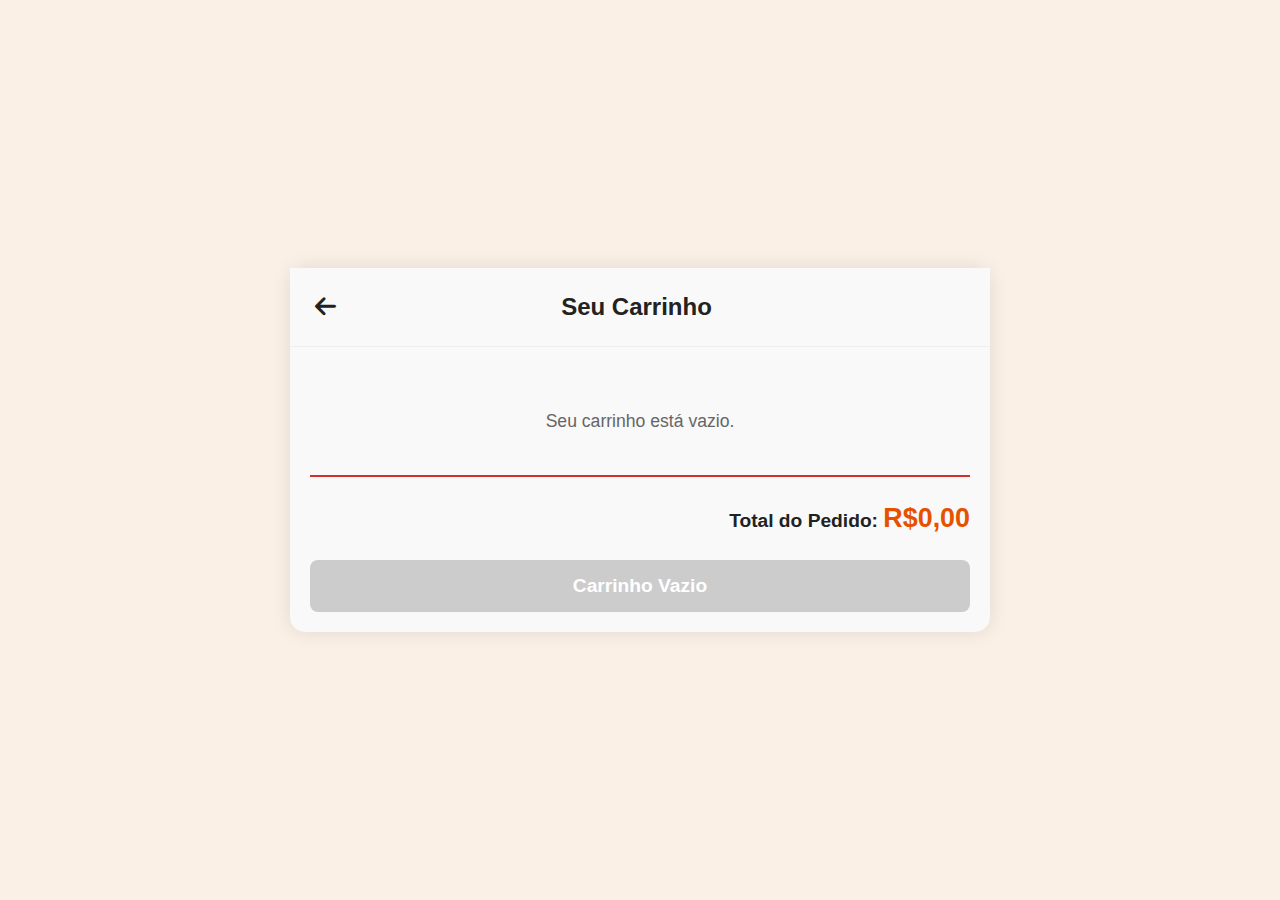
<file: carrinho.html>
<!DOCTYPE html>
<html lang="pt-br">
<head>
    <meta charset="UTF-8">
    <meta name="viewport" content="width=device-width, initial-scale=1.0">
    <title>Na Brasa - Seu Carrinho</title>
    <link rel="stylesheet" href="styles.css">
    <link rel="stylesheet" href="https://cdnjs.cloudflare.com/ajax/libs/font-awesome/6.0.0-beta3/css/all.min.css">
</head>
<body class="page-carrinho"> <div class="main-container">
        
        <header class="header-secondary">
            <a href="cardapio.html" class="back-icon"><i class="fas fa-arrow-left"></i></a>
            <h2 style="flex-grow: 1; text-align: center; margin: 0;">Seu Carrinho</h2>
            <div style="width: 38px;"></div> </header>

        <main class="cart-list">
            
            <div id="carrinho-vazio-container" style="display: none; text-align: center; padding: 40px;">
                <p style="color: #666; font-size: 1.1em;">Seu carrinho está vazio.</p>
            </div>
            
            <div id="itens-do-carrinho">
                </div>

            <div class="cart-summary">
                <p>Total do Pedido: <span class="discount-price" id="cart-total">R$ 0,00</span></p>
            </div>

            <button class="finish-order-btn" id="finalizar-pedido-btn" onclick="finalizarPedido()">
                Finalizar Pedido
            </button>
        
        </main>
    </div>
    
    <script src="script.js"></script>
</body>
</html>
</file>
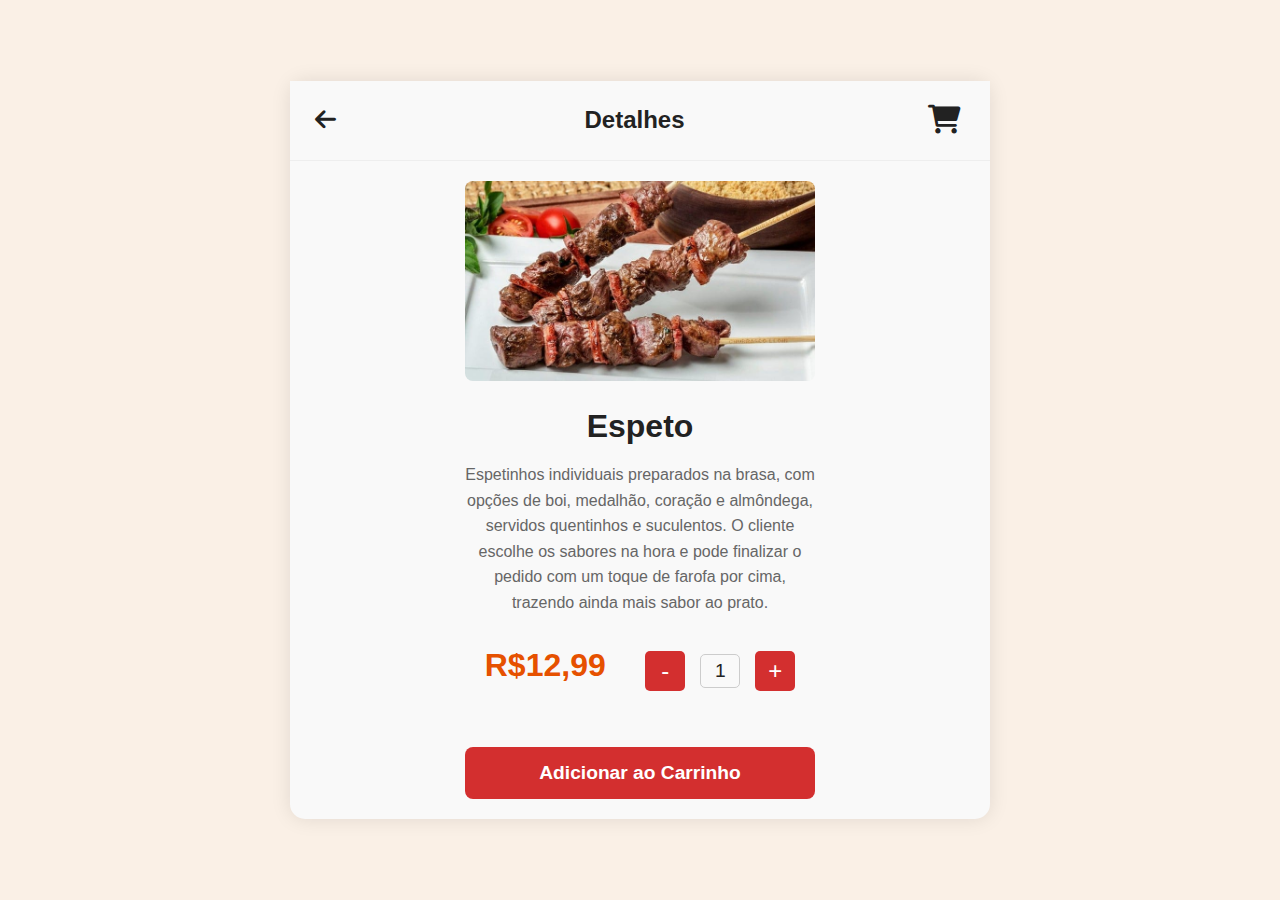
<file: detalhe-espeto.html>
<!DOCTYPE html>
<html lang="pt-br">
<head>
    <meta charset="UTF-8">
    <meta name="viewport" content="width=device-width, initial-scale=1.0">
    <title>Detalhes - COMBO ESPETO+REFRI</title>
    <link rel="stylesheet" href="styles.css">
    <link rel="stylesheet" href="https://cdnjs.cloudflare.com/ajax/libs/font-awesome/6.0.0-beta3/css/all.min.css">
</head>
<body>
    <div class="main-container">
        <header class="header-secondary">
            <a href="cardapio.html" class="back-icon"><i class="fas fa-arrow-left"></i></a>
            <h2 style="flex-grow: 1; text-align: center; margin: 0;">Detalhes</h2>
            <a href="carrinho.html" class="cart-icon">
                <i class="fas fa-shopping-cart"></i>
                <span class="cart-count">0</span>
            </a>
        </header>

        <main class="product-detail-container">
            <div class="product-image">
                <img src="./espeto.jpg" alt="Combo Espeto e Refri">
            </div>

            <div class="product-info">
                <h2>Espeto</h2>
                <p>Espetinhos individuais preparados na brasa, com opções de boi, medalhão, coração e almôndega, servidos quentinhos e suculentos. O cliente escolhe os sabores na hora e pode finalizar o pedido com um toque de farofa por cima, trazendo ainda mais sabor ao prato.</p>
            </div>

            <div class="price-box">
                <div class="price-display">
                    
                    <p class="discount-price">R$12,99</p>
                </div>
                
                <div class="quantity-control">
                    <button class="qty-btn" onclick="mudarQuantidade(-1)">-</button>
                    <input type="text" id="quantidade" class="qty-input" value="1" readonly>
                    <button class="qty-btn" onclick="mudarQuantidade(1)">+</button>
                </div>
            </div>

            <button class="add-to-cart-big-btn" onclick="adicionarAoCarrinho('ESPETO', 12.99)">Adicionar ao Carrinho</button>
        </main>
    </div>

    <script src="script.js"></script>
</body>
</html>
</file>
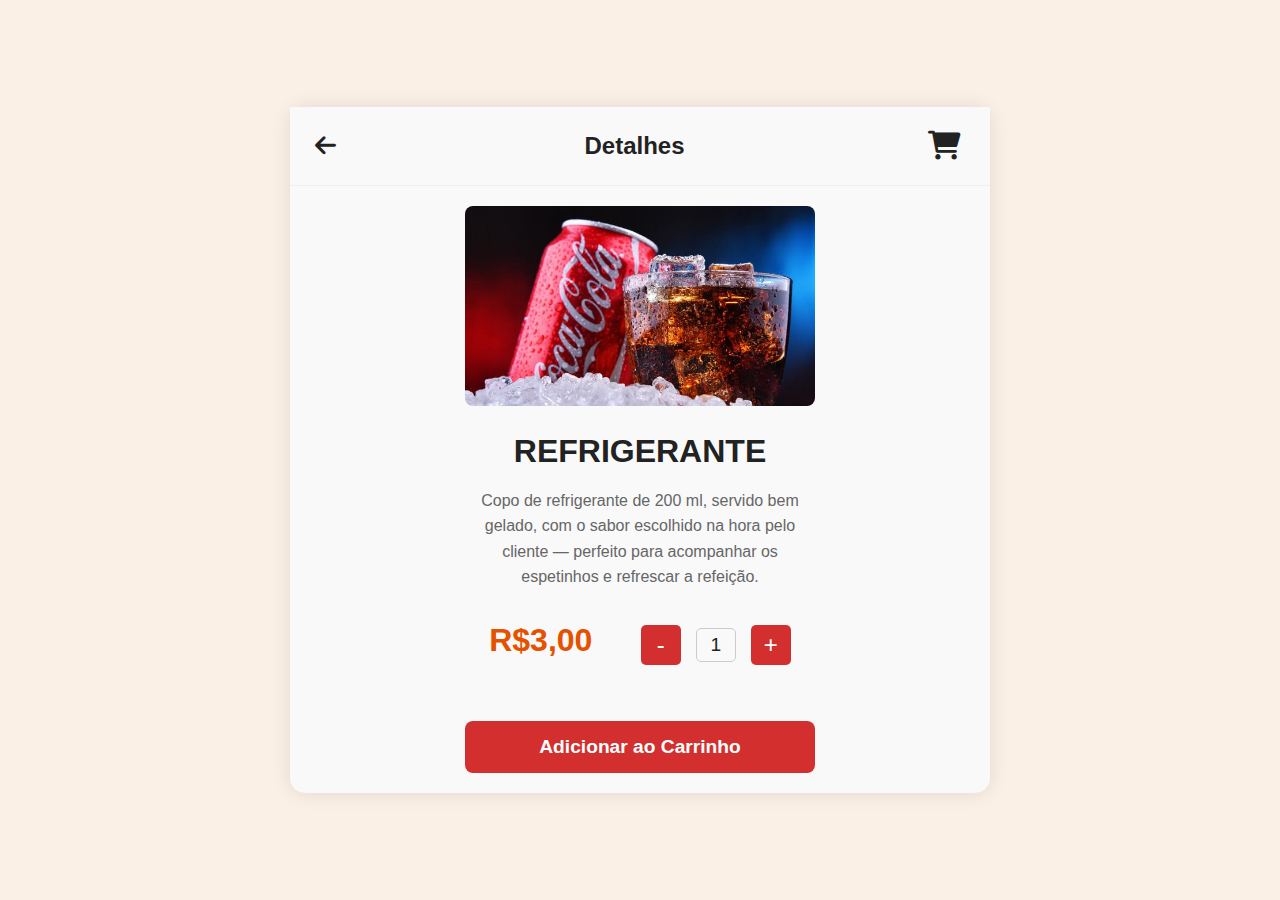
<file: detalhe-refri.html>
<!DOCTYPE html>
<html lang="pt-br">
<head>
    <meta charset="UTF-8">
    <meta name="viewport" content="width=device-width, initial-scale=1.0">
    <title>Detalhes - COMBO ESPETO+REFRI</title>
    <link rel="stylesheet" href="styles.css">
    <link rel="stylesheet" href="https://cdnjs.cloudflare.com/ajax/libs/font-awesome/6.0.0-beta3/css/all.min.css">
</head>
<body>
    <div class="main-container">
        <header class="header-secondary">
            <a href="cardapio.html" class="back-icon"><i class="fas fa-arrow-left"></i></a>
            <h2 style="flex-grow: 1; text-align: center; margin: 0;">Detalhes</h2>
            <a href="carrinho.html" class="cart-icon">
                <i class="fas fa-shopping-cart"></i>
                <span class="cart-count">0</span>
            </a>
        </header>

        <main class="product-detail-container">
            <div class="product-image">
                <img src="./refri.jpg" alt="Combo Espeto e Refri">
            </div>

            <div class="product-info">
                <h2>REFRIGERANTE</h2>
                <p>Copo de refrigerante de 200 ml, servido bem gelado, com o sabor escolhido na hora pelo cliente — perfeito para acompanhar os espetinhos e refrescar a refeição.</p>
            </div>

            <div class="price-box">
                <div class="price-display">
                    
                    <p class="discount-price">R$3,00</p>
                </div>
                
                <div class="quantity-control">
                    <button class="qty-btn" onclick="mudarQuantidade(-1)">-</button>
                    <input type="text" id="quantidade" class="qty-input" value="1" readonly>
                    <button class="qty-btn" onclick="mudarQuantidade(1)">+</button>
                </div>
            </div>

            <button class="add-to-cart-big-btn" onclick="adicionarAoCarrinho('REFRI', 3.00)">Adicionar ao Carrinho</button>
        </main>
    </div>

    <script src="script.js"></script>
</body>
</html>
</file>
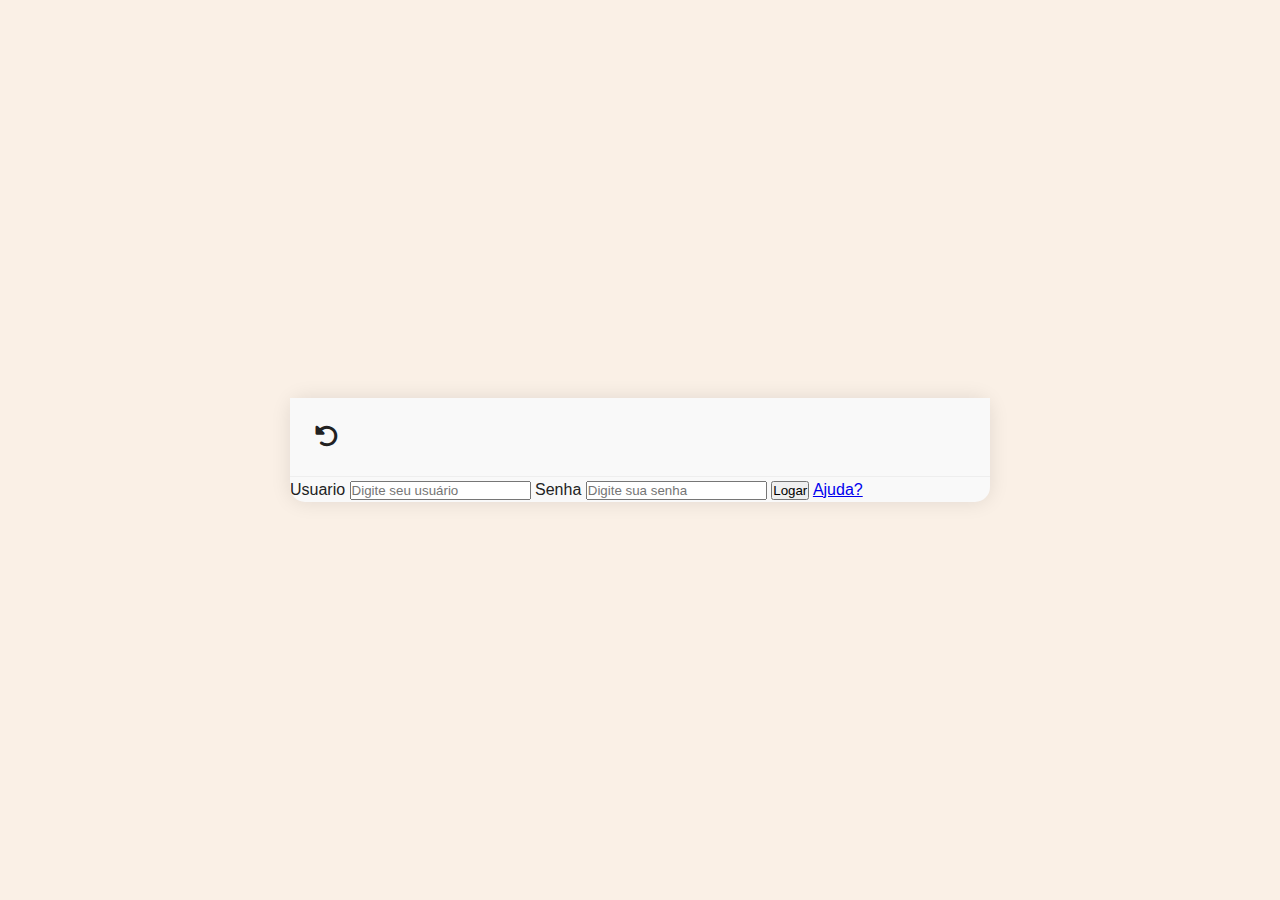
<file: login.html>
<!DOCTYPE html>
<html lang="pt-br">
<head>
    <meta charset="UTF-8">
    <meta name="viewport" content="width=device-width, initial-scale=1.0">
    <title>Seu Carrinho</title>
    <link rel="stylesheet" href="styles.css"> 
    <link rel="stylesheet" href="https://cdnjs.cloudflare.com/ajax/libs/font-awesome/6.0.0-beta3/css/all.min.css">
</head>
<body>
    <div class="main-container">
        <header class="header-secondary">
            <a href="index.html" class="back-icon"><i class="fas fa-undo-alt"></i></a> </header>

        <main class="login-container">
            <form class="login-form">
                <label for="usuario">Usuario</label>
                <input type="text" id="usuario" name="usuario" class="input-field" placeholder="Digite seu usuário">

                <label for="senha">Senha</label>
                <input type="password" id="senha" name="senha" class="input-field" placeholder="Digite sua senha">

                <button type="submit" class="login-btn">Logar</button>
                <a href="#" class="help-link">Ajuda?</a>
            </form>
        </main>
    </div>
</body>
</html>
</file>
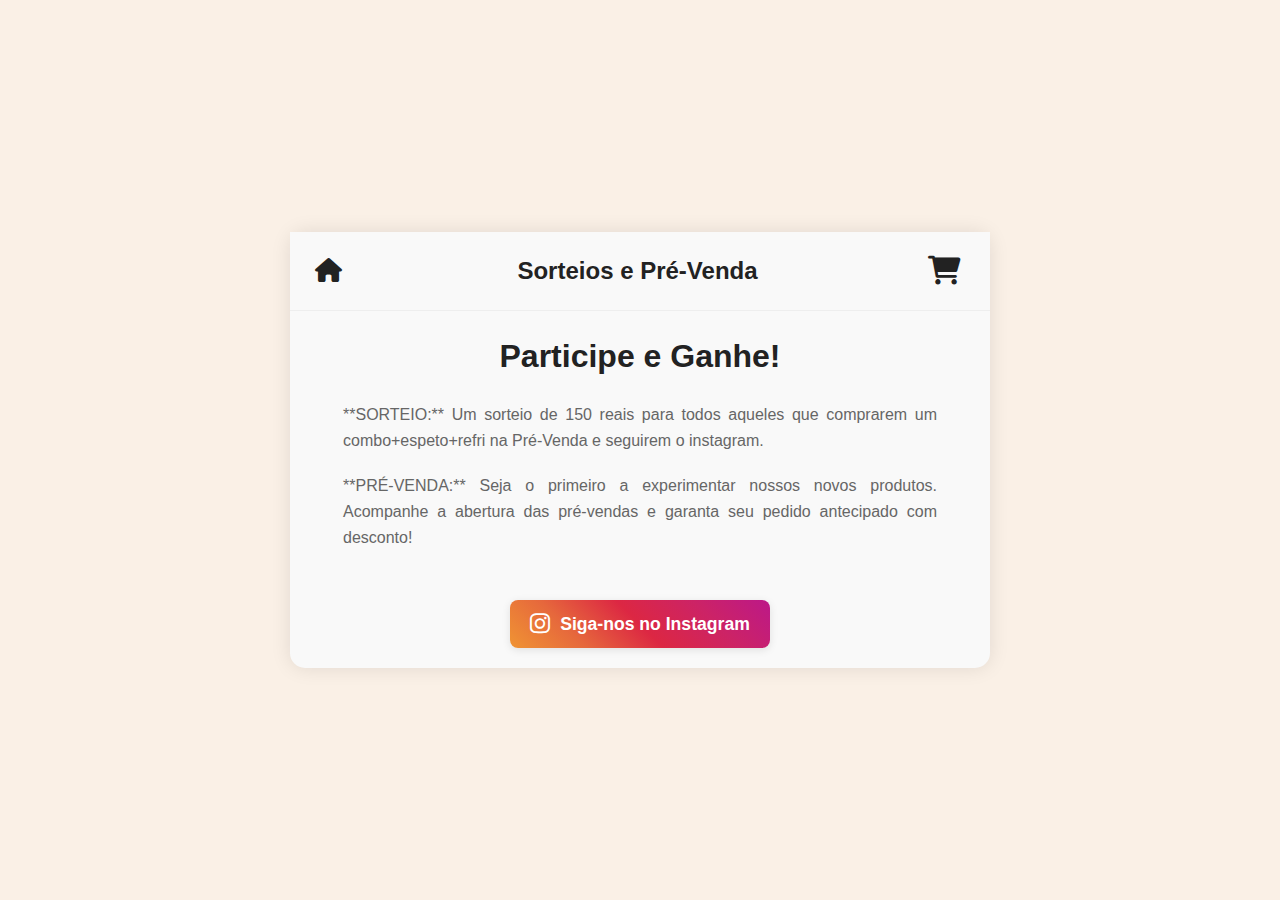
<file: sorteio.html>
<!DOCTYPE html>
<html lang="pt-br">
<head>
    <meta charset="UTF-8">
    <meta name="viewport" content="width=device-width, initial-scale=1.0">
    <title>Na Brasa - Sorteios e Pré-Venda</title>
    
    <link rel="stylesheet" href="styles.css">
    <link rel="stylesheet" href="https://cdnjs.cloudflare.com/ajax/libs/font-awesome/6.0.0-beta3/css/all.min.css">
</head>
<body>
    <div class="main-container">
        
        <header class="header-secondary">
            <a href="index.html" class="back-icon"><i class="fas fa-home"></i></a> 
            <h2 style="flex-grow: 1; text-align: center; margin: 0 10px;">Sorteios e Pré-Venda</h2>
            <a href="carrinho.html" class="cart-icon">
                <i class="fas fa-shopping-cart"></i>
                <span class="cart-count">0</span>
            </a>
        </header>

        <main class="product-detail-container"> 
            <div class="product-info" style="max-width: 90%; text-align: center;">
                <h2>Participe e Ganhe!</h2>
                
                <p style="text-align: justify; margin-top: 20px;">
                    **SORTEIO:** Um sorteio de 150 reais para todos aqueles que comprarem um combo+espeto+refri na Pré-Venda e seguirem o instagram.
                </p>
                
                <p style="text-align: justify; margin-top: 10px;">
                    **PRÉ-VENDA:** Seja o primeiro a experimentar nossos novos produtos. Acompanhe a abertura das pré-vendas e garanta seu pedido antecipado com desconto!
                </p>

                <a href="https://www.instagram.com/nabrasa3i1" target="_blank" class="instagram-btn" style="margin-top: 30px;">
                    <i class="fab fa-instagram"></i>
                    Siga-nos no Instagram
                </a>
            </div>
        </main>
    </div>
    <script src="script.js"></script>
</body>
</html>
</file>
<file: styles.css>
/* ==========================================================
   STYLES.CSS - COMPLETO (ESPAÇO DA IMAGEM DO CARRINHO REMOVIDO)
   ========================================================== */

/* PALETA DE CORES DA MARCA */
:root {
    --cor-primaria: #FAF0E6; /* Bege/Linho (Fundo da Moldura) */
    --cor-secundaria: #F9F9F9; /* Off-White (Fundo do Conteúdo) */
    --cor-texto: #222222; /* Preto (Texto) */
    --cor-destaque: #D32F2F; /* Vermelho (Chama / Botões Principais) */
    --cor-desconto: #E65100; /* Laranja (Espetaria / Preço) */
}

/* Estilos Globais e Reset Básico */
* {
    box-sizing: border-box;
    margin: 0;
    padding: 0;
    font-family: Arial, sans-serif;
}

body {
    background-color: var(--cor-primaria);
    color: var(--cor-texto);
    line-height: 1.6;
}

/* Container Responsivo */
.main-container {
    width: 100%; 
    max-width: 700px; 
    margin: 0 auto;
    background-color: var(--cor-secundaria);
    min-height: 100vh;
    box-shadow: 0 0 20px rgba(0, 0, 0, 0.1); 
}

/* ------------------------------------------- */
/* CABEÇALHOS (Principal e Secundário) */
/* ------------------------------------------- */

/* Cabeçalho Principal (index.html) - Centralização da Logo com ícone à direita */
.header-main {
    display: flex;
    align-items: center;
    justify-content: flex-end; /* Empurra o carrinho para a direita */
    position: relative; /* Essencial para centralizar a logo com position: absolute */
    padding: 20px 20px; 
    background-color: var(--cor-primaria); 
    border-bottom: 1px solid #e0e0e0;
}

.logo-image {
    height: 80px; /* Mantém o tamanho grande */
    width: auto;
    
    /* Centralização Perfeita CSS */
    position: absolute;
    left: 50%;
    transform: translateX(-50%);
}

/* Cabeçalho Secundário (Outras Páginas) */
.header-secondary {
    display: flex;
    align-items: center;
    padding: 15px 20px;
    background-color: var(--cor-secundaria);
    border-bottom: 1px solid #eee; 
    justify-content: space-between; 
}

.header-secondary h2 {
    flex-grow: 1;
    text-align: center;
    font-size: 1.5em;
    color: var(--cor-texto);
    margin: 0; 
}

.back-icon {
    font-size: 1.5em;
    color: var(--cor-texto);
    text-decoration: none;
    padding: 5px;
}

/* Ícone do Carrinho (Global) */
.cart-icon {
    font-size: 1.8em;
    color: var(--cor-texto);
    text-decoration: none;
    position: relative;
    padding-right: 10px; 
}

/* Contador do Carrinho (Bolinha Vermelha) */
.cart-count {
    position: absolute;
    top: -8px;
    right: -5px;
    background-color: var(--cor-destaque);
    color: white;
    font-size: 0.8em;
    font-weight: bold;
    border-radius: 50%; 
    min-width: 22px; 
    height: 22px;
    line-height: 22px;
    text-align: center;
    padding: 0; 
    display: none; 
}

/* ------------------------------------------- */
/* ESTILOS DA TELA INICIAL (index.html) */
/* ------------------------------------------- */
.content-grid {
    display: flex;
    flex-direction: column; 
    align-items: center;
    gap: 30px;
    padding: 50px 20px;
}

.nav-card {
    text-decoration: none;
    color: var(--cor-texto);
    border-radius: 50%; 
    width: 180px; 
    height: 180px;
    display: flex;
    flex-direction: column;
    justify-content: center;
    align-items: center;
    text-align: center;
    box-shadow: 0 4px 12px rgba(0, 0, 0, 0.1);
    position: relative;
    background-color: var(--cor-secundaria); 
    border: 1px solid #eee;
}

.nav-card h3 {
    font-size: 1.2em;
    margin-top: 10px;
}

.card-icon-area {
    font-size: 2.5em;
    color: var(--cor-destaque); 
}

.main-footer {
    text-align: center;
    padding: 20px;
    border-top: 1px solid #eee;
    margin-top: 40px;
    color: #999;
    font-size: 0.9em;
}

/* ------------------------------------------- */
/* ESTILOS DO CARDÁPIO (cardapio.html) */
/* ------------------------------------------- */
.menu-content {
    display: flex;
    flex-direction: column;
    gap: 20px;
    padding: 30px 20px;
    align-items: center;
}

.menu-item-card {
    width: 100%;
    max-width: 300px; 
    background-color: var(--cor-secundaria);
    border-radius: 8px;
    padding: 15px;
    box-shadow: 0 2px 8px rgba(0, 0, 0, 0.1);
    text-align: center;
    border: 1px solid #eee;
}

.item-image-card {
    width: 100%;
    height: 150px;
    object-fit: cover;
    margin-bottom: 10px;
    border-radius: 4px;
}

.original-price { 
    text-decoration: line-through; 
    color: #999; 
    font-size: 0.9em; 
    display: block; 
}
.discount-price { 
    font-size: 1.4em; 
    font-weight: bold; 
    color: var(--cor-desconto); 
    margin-top: 5px; 
    margin-bottom: 15px; 
} 

.add-to-cart-btn { 
    background-color: var(--cor-destaque); 
    color: white; 
    padding: 10px 20px; 
    text-decoration: none; 
    border-radius: 5px; 
    font-weight: bold; 
    border: none;
    cursor: pointer;
    display: inline-block; 
}

/* ------------------------------------------- */
/* ESTILOS DE DETALHES (detalhe-*.html) */
/* ------------------------------------------- */
.product-detail-container {
    padding: 20px;
    display: flex;
    flex-direction: column;
    align-items: center; 
}

.product-image {
    width: 100%;
    max-width: 350px;
    height: 200px;
    border-radius: 8px;
    margin-bottom: 20px;
}

.product-image img {
    width: 100%;
    height: 100%;
    object-fit: cover;
    border-radius: 8px;
}

.product-info {
    max-width: 350px;
    width: 100%;
}

.product-info h2 {
    font-size: 2em;
    color: var(--cor-texto);
    margin-bottom: 10px;
    text-align: center;
}

.product-info p {
    font-size: 1em;
    color: #666;
    margin-bottom: 20px;
    text-align: center; 
    min-height: 50px; 
}

.price-box {
    width: 100%;
    max-width: 350px;
    display: flex;
    justify-content: space-around;
    align-items: center;
    margin-bottom: 20px;
}

.price-display {
    text-align: center;
}

.price-display .discount-price {
    font-size: 2em;
}

.quantity-control {
    display: flex;
    align-items: center;
    gap: 15px;
}

.qty-btn {
    background-color: var(--cor-destaque);
    color: white;
    border: none;
    width: 40px;
    height: 40px;
    font-size: 1.5em;
    border-radius: 5px;
    cursor: pointer;
}

.qty-input {
    width: 40px;
    text-align: center;
    font-size: 1.2em;
    border: 1px solid #ccc;
    background-color: var(--cor-secundaria);
    color: var(--cor-texto);
    padding: 5px;
    border-radius: 5px;
}

.add-to-cart-big-btn {
    width: 100%;
    max-width: 350px;
    padding: 15px;
    background-color: var(--cor-destaque);
    color: white;
    border: none;
    font-size: 1.2em;
    font-weight: bold;
    border-radius: 8px;
    cursor: pointer;
    text-align: center;
    text-decoration: none;
    
    margin-top: 20px; 
    margin-left: auto;
    margin-right: auto;
}

/* ------------------------------------------- */
/* ESTILOS P/ SOBRE NÓS E SORTEIO */
/* ------------------------------------------- */
.about-container {
    padding: 30px 20px;
    display: flex;
    flex-direction: column; 
    align-items: center;
    gap: 20px;
}
.about-logo {
    width: 100%;
    max-width: 250px;
    height: auto;
    border-radius: 8px;
    box-shadow: 0 4px 12px rgba(0, 0, 0, 0.1);
}
.about-text {
    width: 100%; 
    max-width: 600px;
}
.about-text p {
    font-size: 1em;
    color: #666;
    text-align: justify;
    margin-bottom: 20px;
}

.instagram-btn {
    display: inline-flex;
    align-items: center;
    justify-content: center;
    background: linear-gradient(45deg, #f09433 0%, #e6683c 25%, #dc2743 50%, #cc2366 75%, #bc1888 100%);
    color: white;
    padding: 10px 20px;
    border-radius: 8px;
    text-decoration: none;
    font-size: 1.1em;
    font-weight: bold;
    gap: 10px;
    box-shadow: 0 2px 8px rgba(0, 0, 0, 0.1);
}
.instagram-btn i {
    font-size: 1.3em;
}


/* ------------------------------------------- */
/* ESTILOS DO CARRINHO (carrinho.html) */
/* ------------------------------------------- */
.cart-list {
    padding: 20px;
}

.cart-item {
    display: flex;
    gap: 15px; /* Gap entre os detalhes e o botão de remover */
    align-items: center;
    margin-bottom: 15px;
    border-bottom: 1px solid #eee;
    padding-bottom: 15px;
}

/* * A CLASSE .cart-item-image FOI REMOVIDA DAQUI
 * PARA ELIMINAR O ESPAÇO DA IMAGEM.
 */

.item-details-cart {
    flex-grow: 1;
}
.item-details-cart .quantity-control {
    justify-content: start; 
    margin-top: 5px;
}
.item-details-cart .qty-btn {
    width: 30px; 
    height: 30px; 
    font-size: 1.2em;
}
.item-details-cart .qty-input {
    width: 30px;
    height: 30px;
    line-height: 30px; 
    font-size: 1em;
}


.cart-summary {
    border-top: 2px solid var(--cor-destaque);
    padding-top: 20px;
    text-align: right;
    font-size: 1.2em;
    font-weight: bold;
}

.finish-order-btn {
    width: 100%;
    padding: 15px;
    margin-top: 20px;
    font-size: 1.2em;
    font-weight: bold;
    border-radius: 8px;
    border: none;
    color: white;
    background-color: var(--cor-desconto); 
    cursor: pointer;
    transition: background-color 0.2s;
}

.finish-order-btn:disabled {
    background-color: #ccc !important; 
    cursor: not-allowed;
}

.remove-item-btn {
    background: none;
    border: none;
    color: var(--cor-destaque);
    font-size: 1.2em;
    cursor: pointer;
    padding: 10px;
}


/* ------------------------------------------- */
/* RESPONSIVIDADE EM DESKTOP (Layout Ajustado) */
/* ------------------------------------------- */

@media (min-width: 701px) {
    body {
        display: flex;
        justify-content: center; 
        align-items: center;    
        min-height: 100vh;      
        padding: 30px; 
    }

    .main-container {
        min-height: auto; 
        height: auto;     
        max-height: none; 
        overflow-y: visible; 
        
        margin: 0;
        border-radius: 15px; 
    }

    .content-grid {
        flex-direction: row;
        flex-wrap: wrap;
        justify-content: center;
        padding: 50px 20px; 
        gap: 20px;
    }
    
    .about-container {
        flex-direction: row; 
        align-items: flex-start;
        justify-content: center;
        padding: 50px 20px;
    }
    .about-logo {
        max-width: 200px; 
        flex-shrink: 0; 
    }
    .about-text {
        max-width: 450px; 
        margin-left: 25px;
    }

    .menu-content {
        flex-direction: row; 
        flex-wrap: wrap;      
        justify-content: center; 
        gap: 25px;            
        padding: 40px 20px;
    }
    .menu-item-card {
        max-width: 200px; 
    }
}
</file>
